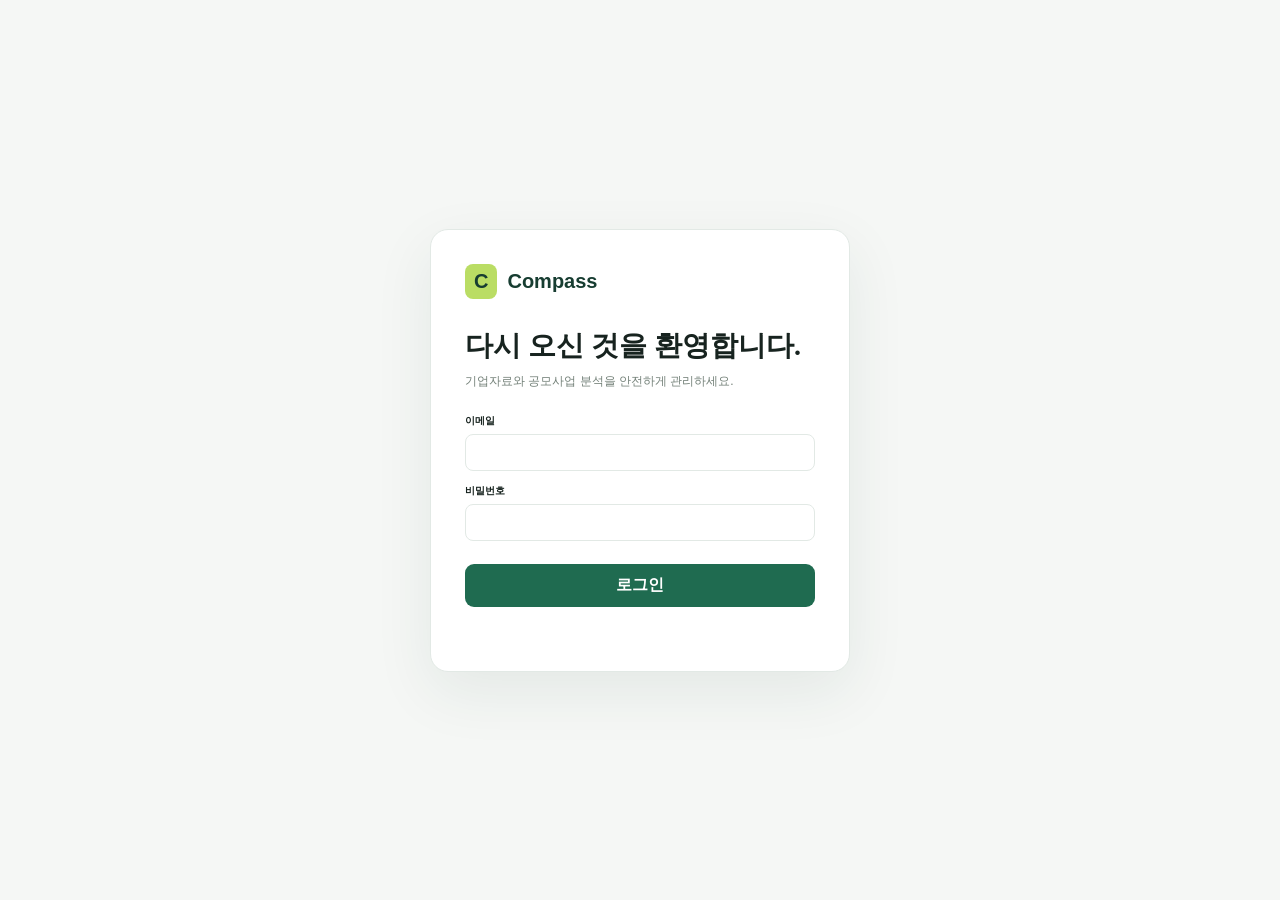
<file: public/login.html>
<!doctype html><html lang="ko"><head><meta charset="utf-8"><meta name="viewport" content="width=device-width,initial-scale=1"><title>Compass 로그인</title><link rel="stylesheet" href="assets/app.css"><style>body{display:grid;place-items:center;min-height:100vh}.login-card{width:min(420px,calc(100% - 32px));background:#fff;border:1px solid var(--line);border-radius:18px;padding:34px;box-shadow:0 20px 60px #173d3114}.login-card .brand{color:var(--dark);margin:0 0 28px}.login-card h1{font:700 28px Georgia;margin-bottom:8px}.login-card>p{color:var(--muted);font-size:12px;margin:0 0 24px}.login-card .field{margin:13px 0}.login-card .primary{width:100%;margin-top:10px}.login-error{min-height:18px;color:#c44e47;font-size:11px;margin-top:12px}</style></head><body><form class="login-card" id="login-form"><div class="brand"><i>C</i> Compass</div><h1>다시 오신 것을 환영합니다.</h1><p>기업자료와 공모사업 분석을 안전하게 관리하세요.</p><div class="field"><label>이메일</label><input name="email" type="email" autocomplete="username" required></div><div class="field"><label>비밀번호</label><input name="password" type="password" autocomplete="current-password" required minlength="12"></div><button class="primary">로그인</button><div class="login-error" id="error"></div></form><script>document.getElementById('login-form').addEventListener('submit',async e=>{e.preventDefault();const d=Object.fromEntries(new FormData(e.target));const r=await fetch('api/login',{method:'POST',headers:{'Content-Type':'application/json'},credentials:'same-origin',body:JSON.stringify(d)});const j=await r.json().catch(()=>({error:'서버 응답 오류'}));if(!r.ok){document.getElementById('error').textContent=j.error;return}location.href='./'});</script></body></html>
</file>
<file: public/assets/app.css>
:root{--dark:#173d31;--green:#1f6b50;--mint:#e4f1eb;--bg:#f5f7f5;--line:#e2e9e5;--muted:#738078}*{box-sizing:border-box}body{margin:0;background:var(--bg);color:#17231f;font-family:Inter,-apple-system,BlinkMacSystemFont,"Segoe UI",sans-serif}.shell{display:grid;grid-template-columns:230px 1fr;min-height:100vh}aside{position:sticky;top:0;height:100vh;padding:28px 18px;background:var(--dark);color:#fff;display:flex;flex-direction:column}.brand{font-weight:800;font-size:20px;margin:0 8px 30px;display:flex;align-items:center;gap:10px}.brand i{font-style:normal;background:#badd64;color:var(--dark);padding:6px 9px;border-radius:8px}aside>small{color:#85a69a;font-size:9px;letter-spacing:.14em;margin:0 12px 10px}nav button,.foot button{width:100%;border:0;background:transparent;color:#b8ccc4;text-align:left;padding:12px;border-radius:9px;margin:2px 0;cursor:pointer}nav button.active,nav button:hover,.foot button:hover{background:#285647;color:#fff}.foot{margin-top:auto;border-top:1px solid #31594d;padding-top:12px}.profile{display:flex;align-items:center;gap:9px;padding:14px 10px}.profile>b{background:#e9c16b;color:var(--dark);width:32px;height:32px;border-radius:50%;display:grid;place-items:center}.profile span{font-size:12px;font-weight:700}.profile small{display:block;color:#91aa9f;margin-top:3px}header{height:100px;background:#fff;border-bottom:1px solid var(--line);padding:0 38px;display:flex;align-items:center;justify-content:space-between}h1{font-size:22px;margin:0 0 6px}header p{margin:0;color:var(--muted);font-size:12px}button{font:inherit}.primary,.ghost{border:0;padding:11px 16px;border-radius:9px;font-weight:750;cursor:pointer}.primary{background:var(--green);color:#fff}.ghost{background:#fff;border:1px solid var(--line)}#content{padding:30px 38px 60px}.hero{display:flex;justify-content:space-between;align-items:flex-end;margin-bottom:20px}.hero h2{font:700 28px Georgia;margin:0 0 7px}.hero p{margin:0;color:var(--muted);font-size:12px}.date{background:#fff;border:1px solid var(--line);padding:8px 12px;border-radius:8px;color:var(--muted);font-size:11px}.stats{display:grid;grid-template-columns:repeat(4,1fr);gap:14px;margin-bottom:18px}.card,.stat{background:#fff;border:1px solid var(--line);border-radius:14px}.stat{padding:18px}.stat label{display:flex;justify-content:space-between;color:var(--muted);font-size:11px}.stat i{background:var(--mint);color:var(--green);padding:6px;border-radius:7px;font-style:normal}.stat strong{font:700 29px Georgia;display:block;margin:12px 0 5px}.stat small{color:var(--green)}.grid{display:grid;grid-template-columns:1.45fr 1fr;gap:18px;margin-bottom:18px}.card{padding:21px}.card-head{display:flex;justify-content:space-between;align-items:center;margin-bottom:18px}.card-head h3{font-size:14px;margin:0}.link{border:0;background:none;color:var(--green);font-weight:750;cursor:pointer}.pipeline{height:10px;border-radius:20px;overflow:hidden;display:flex;margin:29px 0 17px}.pipeline i:nth-child(1){width:24%;background:#c8dfd5}.pipeline i:nth-child(2){width:30%;background:#71a990}.pipeline i:nth-child(3){width:28%;background:#367c61}.pipeline i:nth-child(4){width:18%;background:#193f32}.legend{display:grid;grid-template-columns:repeat(4,1fr);font-size:10px;color:var(--muted)}.legend b{display:block;color:#17231f;font-size:16px;margin-top:5px}.meeting{display:flex;gap:12px;border-bottom:1px solid var(--line);padding:10px 0}.meeting:last-child{border:0}.day{background:var(--bg);border-radius:7px;text-align:center;font-size:9px;width:40px;padding:5px}.day b{display:block;font-size:17px}.meeting p{margin:4px 0;color:var(--muted);font-size:10px}.table-card{padding:0;overflow:auto}.table-top{display:flex;justify-content:space-between;align-items:center;padding:19px 21px}.search{border:1px solid var(--line);background:var(--bg);border-radius:8px;padding:8px 11px}table{border-collapse:collapse;width:100%;font-size:11px}th,td{padding:13px 17px;border-top:1px solid var(--line);text-align:left}th{background:#fafbfa;color:var(--muted)}.company{display:flex;align-items:center;gap:9px}.logo{width:32px;height:32px;background:var(--mint);color:var(--green);border-radius:8px;display:grid;place-items:center;font-weight:800}.company small{display:block;color:var(--muted);margin-top:2px}.tag{background:#edf5f1;color:var(--green);border-radius:20px;padding:5px 8px;font-size:9px}.score{display:flex;align-items:center;gap:7px}.bar{width:55px;height:5px;background:#edf0ee;border-radius:9px}.bar i{display:block;height:100%;background:var(--green);border-radius:9px}.detail{background:var(--dark);color:#fff;border-radius:15px;padding:24px;display:flex;justify-content:space-between;margin:12px 0 17px}.detail h2{margin:0 0 6px}.detail p{margin:0;color:#b8ccc4;font-size:11px}.scores{display:flex;gap:25px;text-align:center}.scores b{font-size:22px;display:block}.scores small{color:#a8c0b7}.tabs{border-bottom:1px solid var(--line);margin-bottom:17px}.tabs button{border:0;background:none;padding:10px 14px;color:var(--muted)}.tabs button:first-child{color:var(--green);font-weight:800;border-bottom:2px solid var(--green)}.two{display:grid;grid-template-columns:1fr 1fr;gap:17px}.insight{background:#eef6f2;border-left:3px solid var(--green);border-radius:7px;padding:13px;margin:9px 0}.insight b{font-size:11px}.insight p{font-size:10px;line-height:1.6;color:var(--muted);margin:5px 0}.kpi{margin:15px 0}.kpi label{display:flex;justify-content:space-between;font-size:10px;margin-bottom:6px}.kpi>div{height:7px;background:#edf0ee;border-radius:9px}.kpi>div i{display:block;height:100%;background:linear-gradient(90deg,var(--green),#badd64);border-radius:9px}.radar{text-align:center;padding:10px}.radar svg{max-width:230px}.empty{text-align:center;padding:70px 20px}.empty h2{font:700 26px Georgia}.empty p{color:var(--muted);max-width:450px;margin:0 auto 20px;line-height:1.7}.backdrop{position:fixed;inset:0;background:#0a1813aa;display:grid;place-items:center;padding:20px;z-index:10}.hidden{display:none}.modal{background:#fff;border-radius:15px;width:min(600px,100%);padding:29px;position:relative;max-height:90vh;overflow:auto}.x{position:absolute;right:15px;top:12px;border:0;background:none;font-size:25px}.modal h2{font:700 25px Georgia;margin:0 0 6px}.modal>div>p{color:var(--muted);font-size:12px}.form{display:grid;grid-template-columns:1fr 1fr;gap:14px}.field{display:flex;flex-direction:column;gap:6px}.field.full{grid-column:1/-1}.field label{font-size:10px;font-weight:750}.field input,.field select,.field textarea{border:1px solid var(--line);border-radius:8px;padding:10px}.field textarea{min-height:75px}.actions{text-align:right;margin-top:19px;display:flex;justify-content:flex-end;gap:8px}#toast{position:fixed;right:24px;bottom:24px;background:var(--dark);color:#fff;padding:12px 17px;border-radius:8px;font-size:11px;opacity:0;transition:.2s}#toast.show{opacity:1}@media(max-width:850px){.shell{grid-template-columns:70px 1fr}.brand{font-size:0}.brand i{font-size:18px}aside span,aside>small{display:none}nav button,.foot button{text-align:center;font-size:18px}.stats{grid-template-columns:1fr 1fr}.grid,.two{grid-template-columns:1fr}}@media(max-width:600px){aside{display:none}.shell{display:block}header{padding:18px 20px;height:auto}#content{padding:20px}.stats{grid-template-columns:1fr 1fr}.date{display:none}.detail{display:block}.scores{margin-top:20px}.form{grid-template-columns:1fr}.field.full{grid-column:auto}}
</file>
